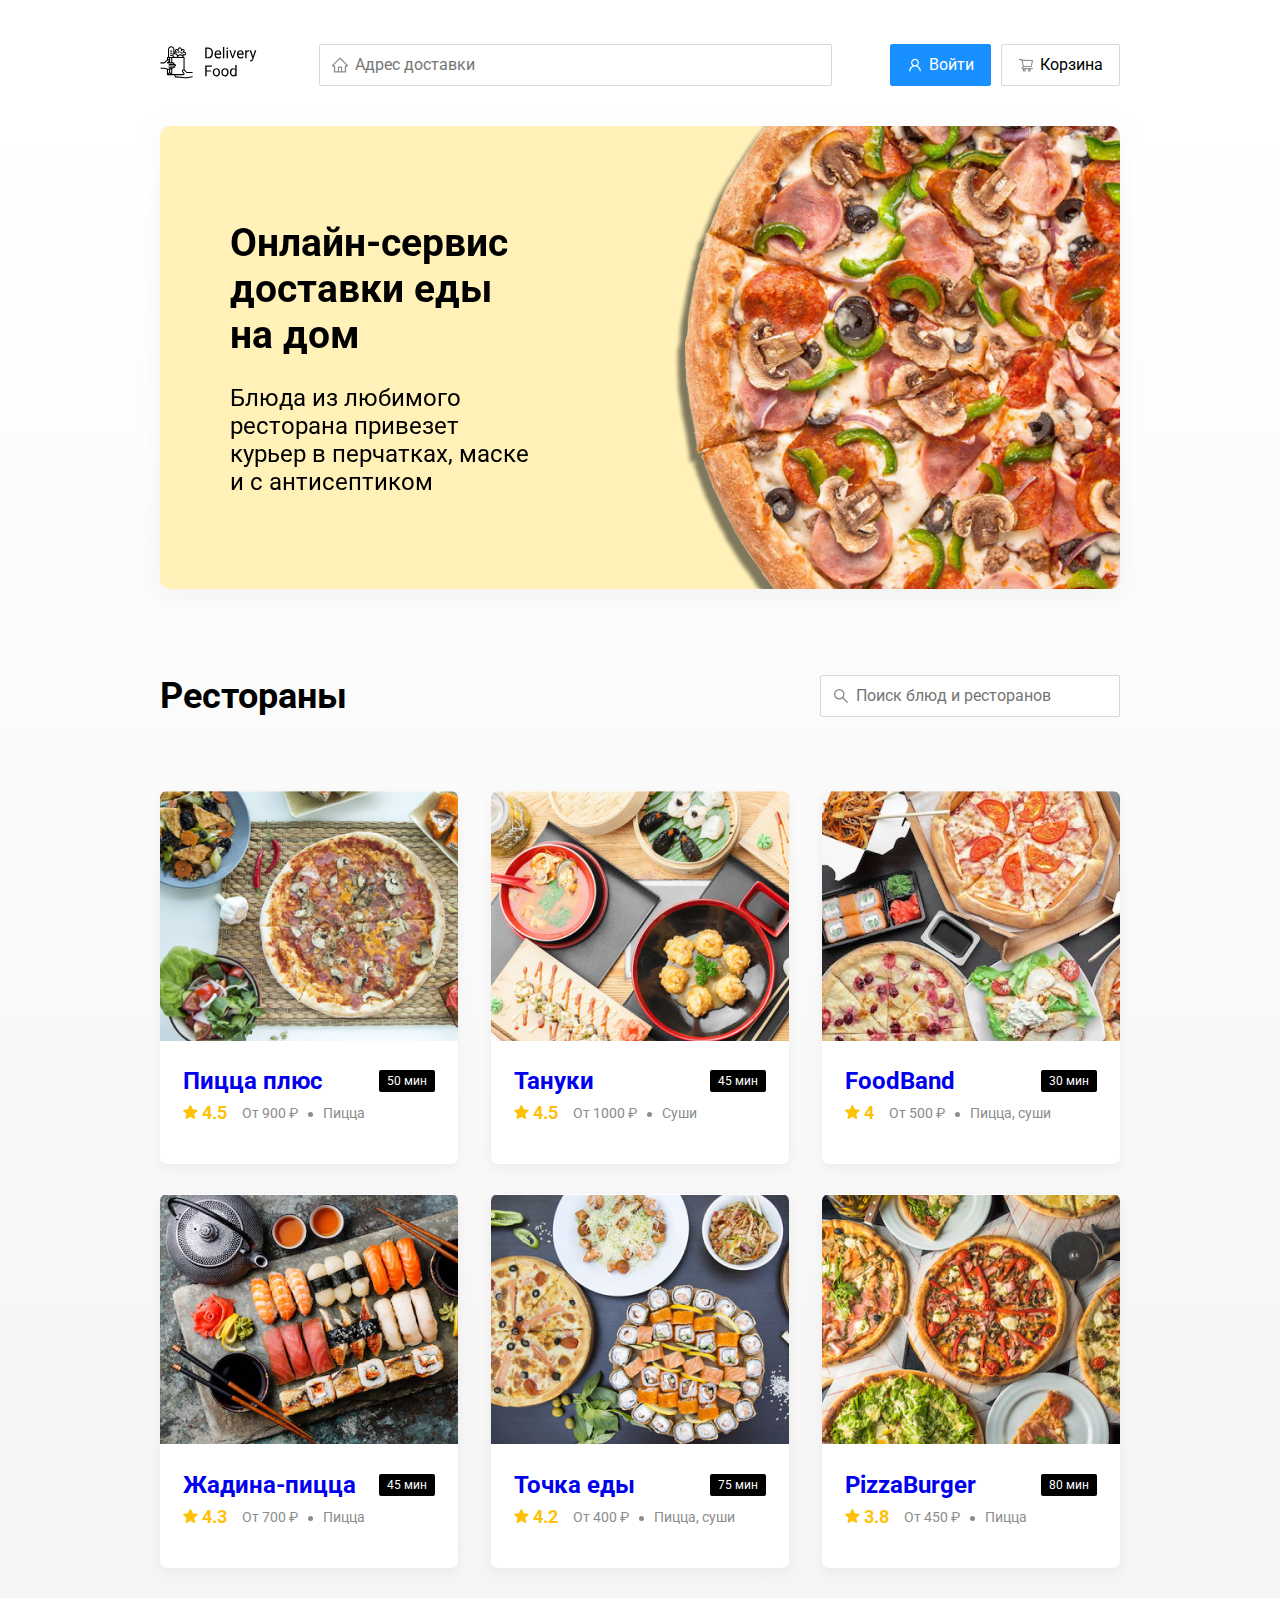
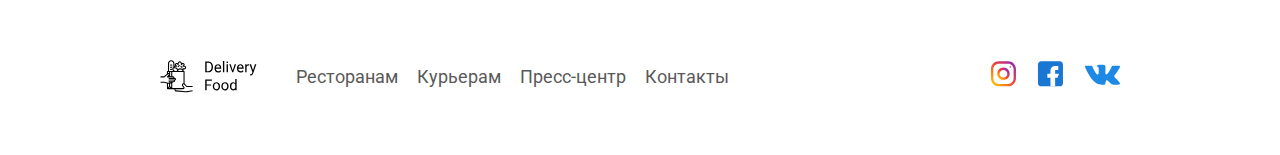
<file: index.html>
<!DOCTYPE html>
<html lang="ru">
<head>
    <meta charset="UTF-8" />
    <meta name="viewport" content="width=device-width, initial-scale=1.0" />
    <title>Delivery Food – доставка еды на дом</title>
    <link href="https://fonts.googleapis.com/css2?family=Roboto:wght@400;700&display=swap" rel="stylesheet">
    <link rel="stylesheet" href="./css/normalize.css">
    <link rel="stylesheet" href="./css/animate.css">
    <link rel="stylesheet" href="./css/style.css" />
    <script defer src="./js/wow.min.js"></script>
    <script defer src="./js/main.js"></script>
</head>
<body>
    <div class="container">
        <!-- Шапка сайта -->
        <header class="header">
            <!-- Логотип -->
            <a href="index.html" class="logo"><img src="./img/logo.svg" alt="Logo" /></a>
            <!-- Поле адреса -->
            <input type="text" class="input input-address" placeholder="Адрес доставки"/>
            <!-- Блок кнопок -->
            <div class="buttons">
                <button class="button button-primary">
                    <img src="./img/user.svg" alt="user" class="button-icon">
                    <span class="button-text">Войти</span>   
                </button>
                <button class="button" id="cart-button">
                    <img src="./img/shopping-cart.svg" alt="shopping cart" class="button-icon">
                    <span class="button-text">Корзина</span>  
                </button>
            </div>
        </header>
    </div>

    <main>
        <div class="container">
            <section class="promo">
                <h1 class="promo-title">Онлайн-сервис<br>доставки еды на дом</h1>
                <p class="promo-text">Блюда из любимого ресторана привезет курьер в перчатках, маске и с антисептиком</p>
            </section>

            <section class="restaurants">
                <div class="section-heading">
                    <h2 class="section-title">Рестораны</h2>
                    <input class="input input-search" placeholder="Поиск блюд и ресторанов" />
                </div>
                <div class="cards">
                    <a href="restaurant.html" class="card">
                        <img class="card-image" src="./img/image01.png" alt="">
                        <div class="card-text">
                            <div class="card-heading">
                                <h3 class="card-title">Пицца плюс</h3>
                                <span class="card-tag tag">50 мин</span>
                            </div>
                            <!-- /.card-heading -->
                            <div class="card-info">
                                <div class="rating">
                                    <img src="./img/rating.svg" alt="">
                                    4.5
                                </div>
                                <div class="price">От 900 ₽</div>
                                <div class="category">Пицца</div>
                            </div>
                            <!-- /.card-info -->
                        </div>
                    </a>
                    <!-- /.card -->

                    <a href="restaurant.html" class="card">
                        <img class="card-image" src="./img/image02.png" alt="">
                        <div class="card-text">
                            <div class="card-heading">
                                <h3 class="card-title">Тануки</h3>
                                <span class="card-tag tag">45 мин</span>
                            </div>
                            <!-- /.card-heading -->
                            <div class="card-info">
                                <div class="rating">
                                    <img src="./img/rating.svg" alt="">
                                    4.5
                                </div>
                                <div class="price">От 1000 ₽</div>
                                <div class="category">Суши</div>
                            </div>
                            <!-- /.card-info -->
                        </div>
                    </a>
                    <!-- /.card -->

                    <a href="restaurant.html" class="card">
                        <img class="card-image" src="./img/image03.png" alt="">
                        <div class="card-text">
                            <div class="card-heading">
                                <h3 class="card-title">FoodBand</h3>
                                <span class="card-tag tag">30 мин</span>
                            </div>
                            <!-- /.card-heading -->
                            <div class="card-info">
                                <div class="rating">
                                    <img src="./img/rating.svg" alt="">
                                    4
                                </div>
                                <div class="price">От 500 ₽</div>
                                <div class="category">Пицца, суши</div>
                            </div>
                            <!-- /.card-info -->
                        </div>
                    </a>
                    <!-- /.card -->

                    <a href="restaurant.html" class="card">
                        <img class="card-image" src="./img/image04.png" alt="">
                        <div class="card-text">
                            <div class="card-heading">
                                <h3 class="card-title">Жадина-пицца</h3>
                                <span class="card-tag tag">45 мин</span>
                            </div>
                            <!-- /.card-heading -->
                            <div class="card-info">
                                <div class="rating">
                                    <img src="./img/rating.svg" alt="">
                                    4.3
                                </div>
                                <div class="price">От 700 ₽</div>
                                <div class="category">Пицца</div>
                            </div>
                            <!-- /.card-info -->
                        </div>
                    </a>
                    <!-- /.card -->

                    <a href="restaurant.html" class="card">
                        <img class="card-image" src="./img/image05.png" alt="">
                        <div class="card-text">
                            <div class="card-heading">
                                <h3 class="card-title">Точка еды</h3>
                                <span class="card-tag tag">75 мин</span>
                            </div>
                            <!-- /.card-heading -->
                            <div class="card-info">
                                <div class="rating">
                                    <img src="./img/rating.svg" alt="">
                                    4.2
                                </div>
                                <div class="price">От 400 ₽</div>
                                <div class="category">Пицца, суши</div>
                            </div>
                            <!-- /.card-info -->
                        </div>
                    </a>
                    <!-- /.card -->

                    <a href="restaurant.html" class="card">
                        <img class="card-image" src="./img/image06.png" alt="">
                        <div class="card-text">
                            <div class="card-heading">
                                <h3 class="card-title">PizzaBurger</h3>
                                <span class="card-tag tag">80 мин</span>
                            </div>
                            <!-- /.card-heading -->
                            <div class="card-info">
                                <div class="rating">
                                    <img src="./img/rating.svg" alt="">
                                    3.8
                                </div>
                                <div class="price">От 450 ₽</div>
                                <div class="category">Пицца</div>
                            </div>
                            <!-- /.card-info -->
                        </div>
                    </a>
                    <!-- /.card -->
                </div>
            </section>
        </div>

        <div class="modal">
            <div class="modal-dialog">
                <div class="modal-header">
                    <h3 class="modal-title">Корзина</h3>
                    <button class="close">&times;</button>
                </div>
                <!-- /.modal-header -->
                <div class="modal-body">
                    <div class="food-row">
                        <span class="food-name">Ролл угорь стандарт</span>
                        <strong class="food-price">250₽</strong>
                        <div class="food-counter">
                            <button class="counter-button">-</button>
                            <span class="counter">1</span>
                            <button class="counter-button">+</button>
                        </div>
                    </div>
                    <div class="food-row">
                        <span class="food-name">Ролл угорь стандарт</span>
                        <strong class="food-price">250₽</strong>
                        <div class="food-counter">
                            <button class="counter-button">-</button>
                            <span class="counter">1</span>
                            <button class="counter-button">+</button>
                        </div>
                    </div>
                    <div class="food-row">
                        <span class="food-name">Ролл угорь стандарт</span>
                        <strong class="food-price">250₽</strong>
                        <div class="food-counter">
                            <button class="counter-button">-</button>
                            <span class="counter">1</span>
                            <button class="counter-button">+</button>
                        </div>
                    </div>
                    <div class="food-row">
                        <span class="food-name">Ролл угорь стандарт</span>
                        <strong class="food-price">250₽</strong>
                        <div class="food-counter">
                            <button class="counter-button">-</button>
                            <span class="counter">1</span>
                            <button class="counter-button">+</button>
                        </div>
                    </div>
                    <div class="food-row">
                        <span class="food-name">Ролл угорь стандарт</span>
                        <strong class="food-price">250₽</strong>
                        <div class="food-counter">
                            <button class="counter-button">-</button>
                            <span class="counter">1</span>
                            <button class="counter-button">+</button>
                        </div>
                    </div>
                </div>
                <!-- /.modal-body -->
                <div class="modal-footer">
                    <span class="modal-price-tag">1250 ₽</span>
                    <div class="footer-buttons">
                        <div class="button button-primary">Оформить заказ</div>
                        <div class="button" id="btn-close">Отмена</div>
                    </div>
                </div>
                <!-- /.modal-footer -->
            </div>
        </div>

    </main>
    <footer class="footer">
        <div class="container">
            <div class="footer-block">
                <img src="img/logo.svg" alt="" class="logo footer-logo">
                <nav class="footer-nav">
                    <a href="#" class="footer-link">Ресторанам</a>
                    <a href="#" class="footer-link">Курьерам</a>
                    <a href="#" class="footer-link">Пресс-центр</a>
                    <a href="#" class="footer-link">Контакты</a>
                </nav>
                <div class="social-links">
                    <a href="#" class="social-link"><img src="./img/instagram.svg" alt=""></a>
                    <a href="#" class="social-link"><img src="./img/facebook.svg" alt=""></a>
                    <a href="#" class="social-link"><img src="./img/vk.svg" alt=""></a>
                </div>
            </div>
        </div>
    </footer>
</body>
</html>
</file>
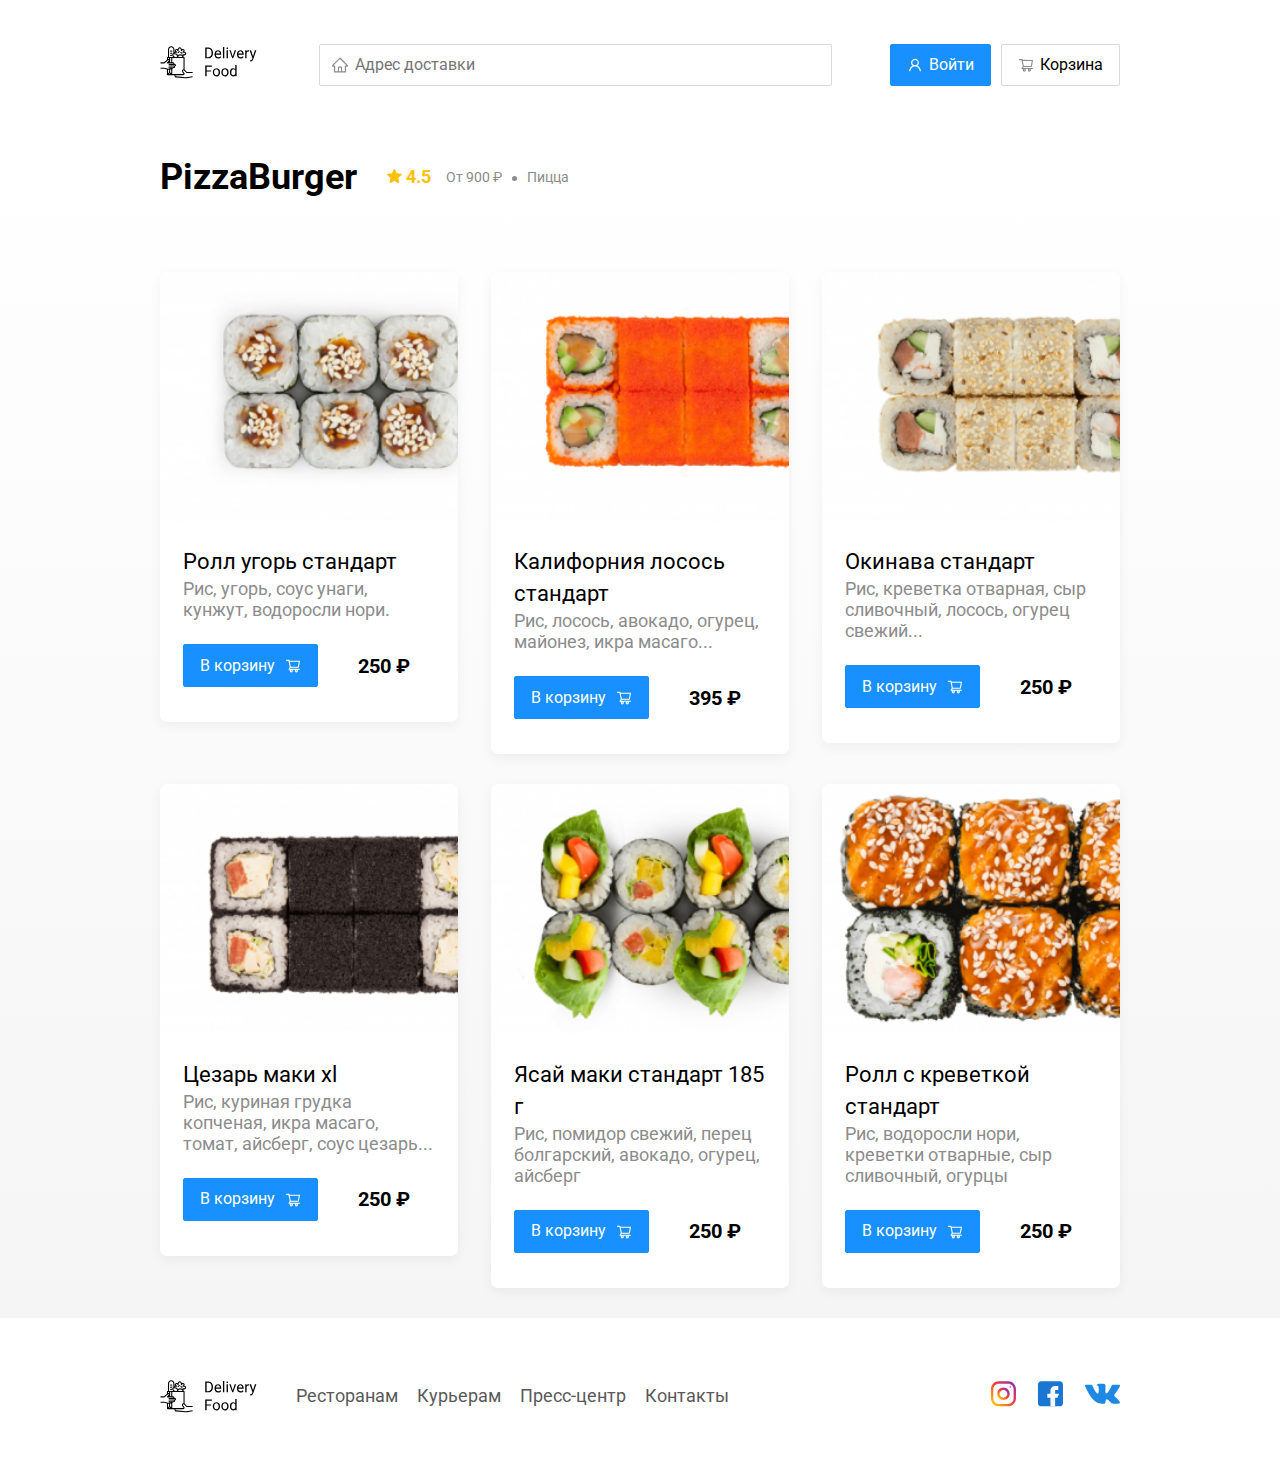
<file: restaurant.html>
<!DOCTYPE html>
<html lang="ru">
<head>
    <meta charset="UTF-8" />
    <meta name="viewport" content="width=device-width, initial-scale=1.0" />
    <title>Delivery Food – доставка еды на дом</title>
    <link href="https://fonts.googleapis.com/css2?family=Roboto:wght@400;700&display=swap" rel="stylesheet">
    <link rel="stylesheet" href="./css/normalize.css">
    <link rel="stylesheet" href="./css/animate.css">
    <link rel="stylesheet" href="./css/style.css" />
    <script defer src="./js/wow.min.js"></script>
    <script defer src="./js/main.js"></script>
</head>
<body>
    <div class="container">
        <!-- Шапка сайта -->
        <header class="header">
            <!-- Логотип -->
            <a href="index.html" class="logo"><img src="./img/logo.svg" alt="Logo"/></a>
            <!-- Поле адреса -->
            <input type="text" class="input input-address" placeholder="Адрес доставки"/>
            <!-- Блок кнопок -->
            <div class="buttons">
                <button class="button button-primary">
                    <img src="./img/user.svg" alt="user" class="button-icon">
                    <span class="button-text">Войти</span>   
                </button>
                <button class="button" id="cart-button">
                    <img src="./img/shopping-cart.svg" alt="shopping cart" class="button-icon">
                    <span class="button-text">Корзина</span>  
                </button>
            </div>
        </header>
    </div>

    <main>
        <div class="container">

            <section class="restaurants">
                <div class="section-heading">
                    <h2 class="section-title">PizzaBurger</h2>
                    <div class="rating">
                        <img src="./img/rating.svg" alt="">
                        4.5
                    </div>
                    <div class="price">От 900 ₽</div>
                    <div class="category">Пицца</div>
                </div>
                <div class="cards">
                    <div class="card">
                        <img class="card-image" src="./img/sushi01.png" alt="">
                        <div class="card-text">
                            <div class="card-heading">
                                <h3 class="card-title card-title-reg">Ролл угорь стандарт</h3>
                            </div>
                            <!-- /.card-heading -->
                            <div class="restaurant-card-info">
                                <div class="ingredients">Рис, угорь, соус унаги, кунжут, водоросли нори.</div>
                            </div>
                            <!-- /.card-info -->
                            <div class="card-buttons">
                                <button class="button button-primary">
                                    <span class="button-card-text">В корзину</span>
                                    <img src="./img/shopping-cart2.svg" alt="shopping-cart" class="button-cart-image">
                                </button>
                                <div class="card-price-bold"><strong>250 ₽</strong></div>
                            </div>
                        </div>
                    </div>
                    <!-- /.card -->

                    <div class="card">
                        <img class="card-image" src="./img/sushi02.png" alt="">
                        <div class="card-text">
                            <div class="card-heading">
                                <h3 class="card-title card-title-reg">Калифорния лосось стандарт</h3>
                            </div>
                            <!-- /.card-heading -->
                            <div class="restaurant-card-info">
                                <div class="ingredients">Рис, лосось, авокадо, огурец, майонез, икра масаго...</div>
                            </div>
                            <!-- /.card-info -->
                            <div class="card-buttons">
                                <button class="button button-primary">
                                    <span class="button-card-text">В корзину</span>
                                    <img src="./img/shopping-cart2.svg" alt="shopping-cart" class="button-cart-image">
                                </button>
                                <div class="card-price-bold"><strong>395 ₽</strong></div>
                            </div>
                        </div>
                    </div>
                    <!-- /.card -->

                    <div class="card">
                        <img class="card-image" src="./img/sushi03.png" alt="">
                        <div class="card-text">
                            <div class="card-heading">
                                <h3 class="card-title card-title-reg">Окинава стандарт</h3>
                            </div>
                            <!-- /.card-heading -->
                            <div class="restaurant-card-info">
                                <div class="ingredients"> Рис, креветка отварная, сыр сливочный, лосось, огурец свежий...</div>
                            </div>
                            <!-- /.card-info -->
                            <div class="card-buttons">
                                <button class="button button-primary">
                                    <span class="button-card-text">В корзину</span>
                                    <img src="./img/shopping-cart2.svg" alt="shopping-cart" class="button-cart-image">
                                </button>
                                <div class="card-price-bold"><strong>250 ₽</strong></div>
                            </div>
                        </div>
                    </div>
                    <!-- /.card -->

                    <div class="card">
                        <img class="card-image" src="./img/sushi04.png" alt="">
                        <div class="card-text">
                            <div class="card-heading">
                                <h3 class="card-title card-title-reg">Цезарь маки хl</h3>
                            </div>
                            <!-- /.card-heading -->
                            <div class="restaurant-card-info">
                                <div class="ingredients">Рис, куриная грудка копченая, икра масаго, томат, айсберг, соус цезарь...</div>
                            </div>
                            <!-- /.card-info -->
                            <div class="card-buttons">
                                <button class="button button-primary">
                                    <span class="button-card-text">В корзину</span>
                                    <img src="./img/shopping-cart2.svg" alt="shopping-cart" class="button-cart-image">
                                </button>
                                <div class="card-price-bold"><strong>250 ₽</strong></div>
                            </div>
                        </div>
                    </div>
                    <!-- /.card -->

                    <div class="card">
                        <img class="card-image" src="./img/sushi05.png" alt="">
                        <div class="card-text">
                            <div class="card-heading">
                                <h3 class="card-title card-title-reg">Ясай маки стандарт 185 г</h3>
                            </div>
                            <!-- /.card-heading -->
                            <div class="restaurant-card-info">
                                <div class="ingredients">Рис, помидор свежий, перец болгарский, авокадо, огурец, айсберг</div>
                            </div>
                            <!-- /.card-info -->
                            <div class="card-buttons">
                                <button class="button button-primary">
                                    <span class="button-card-text">В корзину</span>
                                    <img src="./img/shopping-cart2.svg" alt="shopping-cart" class="button-cart-image">
                                </button>
                                <div class="card-price-bold"><strong>250 ₽</strong></div>
                            </div>
                        </div>
                    </div>
                    <!-- /.card -->

                    <div class="card">
                        <img class="card-image" src="./img/sushi06.png" alt="">
                        <div class="card-text">
                            <div class="card-heading">
                                <h3 class="card-title card-title-reg">Ролл с креветкой стандарт</h3>
                            </div>
                            <!-- /.card-heading -->
                            <div class="restaurant-card-info">
                                <div class="ingredients">Рис, водоросли нори, креветки отварные, сыр сливочный, огурцы</div>
                            </div>
                            <!-- /.card-info -->
                            <div class="card-buttons">
                                <button class="button button-primary">
                                    <span class="button-card-text">В корзину</span>
                                    <img src="./img/shopping-cart2.svg" alt="shopping-cart" class="button-cart-image">
                                </button>
                                <div class="card-price-bold"><strong>250 ₽</strong></div>
                            </div>
                        </div>
                    </div>
                    <!-- /.card -->
                    
                </div>
            </section>
        </div>
    </main>
    <footer class="footer">
        <div class="container">
            <div class="footer-block">
                <img src="img/logo.svg" alt="" class="logo footer-logo">
                <nav class="footer-nav">
                    <a href="#" class="footer-link">Ресторанам</a>
                    <a href="#" class="footer-link">Курьерам</a>
                    <a href="#" class="footer-link">Пресс-центр</a>
                    <a href="#" class="footer-link">Контакты</a>
                </nav>
                <div class="social-links">
                    <a href="#" class="social-link"><img src="./img/instagram.svg" alt=""></a>
                    <a href="#" class="social-link"><img src="./img/facebook.svg" alt=""></a>
                    <a href="#" class="social-link"><img src="./img/vk.svg" alt=""></a>
                </div>
            </div>
        </div>
    </footer>

    <div class="modal">
        <div class="modal-dialog">
            <div class="modal-header">
                <h3 class="modal-title">Корзина</h3>
                <button class="close">&times;</button>
            </div>
            <!-- /.modal-header -->
            <div class="modal-body">
                <div class="food-row">
                    <span class="food-name">Ролл угорь стандарт</span>
                    <strong class="food-price">250₽</strong>
                    <div class="food-counter">
                        <button class="counter-button">-</button>
                        <span class="counter">1</span>
                        <button class="counter-button">+</button>
                    </div>
                </div>
                <div class="food-row">
                    <span class="food-name">Ролл угорь стандарт</span>
                    <strong class="food-price">250₽</strong>
                    <div class="food-counter">
                        <button class="counter-button">-</button>
                        <span class="counter">1</span>
                        <button class="counter-button">+</button>
                    </div>
                </div>
                <div class="food-row">
                    <span class="food-name">Ролл угорь стандарт</span>
                    <strong class="food-price">250₽</strong>
                    <div class="food-counter">
                        <button class="counter-button">-</button>
                        <span class="counter">1</span>
                        <button class="counter-button">+</button>
                    </div>
                </div>
                <div class="food-row">
                    <span class="food-name">Ролл угорь стандарт</span>
                    <strong class="food-price">250₽</strong>
                    <div class="food-counter">
                        <button class="counter-button">-</button>
                        <span class="counter">1</span>
                        <button class="counter-button">+</button>
                    </div>
                </div>
                <div class="food-row">
                    <span class="food-name">Ролл угорь стандарт</span>
                    <strong class="food-price">250₽</strong>
                    <div class="food-counter">
                        <button class="counter-button">-</button>
                        <span class="counter">1</span>
                        <button class="counter-button">+</button>
                    </div>
                </div>
            </div>
            <!-- /.modal-body -->
            <div class="modal-footer">
                <span class="modal-price-tag">1250 ₽</span>
                <div class="footer-buttons">
                    <div class="button button-primary">Оформить заказ</div>
                    <div class="button" id="btn-close">Отмена</div>
                </div>
            </div>
            <!-- /.modal-footer -->
        </div>
    </div>

</body>
</html>
</file>
<file: css/style.css>
* {
    box-sizing: border-box;
}

body {
    font-family: 'Roboto', sans-serif;
    font-weight: 400;
    padding-top: 44px;
}

/* Header */

.container {
    max-width: 1200px;
    margin: auto;
}

.header {
    display: flex;
    align-items: center;
    justify-content: space-between;
    margin-bottom: 40px;
}

.input {
    background: #FFFFFF;
    border: 1px solid #D9D9D9;
    border-radius: 2px;
    font-size: 16px;
    line-height: 24px;
    padding: 8px;
    padding-left: 35px;
    background-repeat: no-repeat;
    background-position: left 11px center;
}

.input-address {
    flex: 0.8;
    background-image: url(../img/home.svg);
}

.buttons {
    display: flex;
    align-items: center;
}

.button {
    display: flex;
    align-items: center;
    padding: 8px 16px;
    background: #FFFFFF;
    border: 1px solid #D9D9D9;
    box-sizing: border-box;
    box-shadow: 0px 0px 2px rgba(0, 0, 0, 0.0015);
    border-radius: 2px;
    font-size: 16px;
    line-height: 24px;
    vertical-align: middle;
}

.button-primary {
    background: #1890FF;
    border: 1px solid #1890FF;
    color: #fff;
    margin-right: 10px;
}

.button-icon {
    margin-right: 6px;
}

.button-card-text {
    margin-right: 10px;
}



/* Section Promo */
.promo {
    filter: drop-shadow(0px 7px 12px rgba(158, 158, 163, 0.1));
    background: #FFF1B8 url(../img/promo-image.png) no-repeat top -150px right -200px / 800px;  /* / ширина */
    border-radius: 10px;
    padding: 68px 590px 69px 70px;
    margin-bottom: 56px;
}

.promo-text {
    max-width: 538px;
    font-style: normal;
    font-weight: normal;
    font-size: 24px;
    line-height: 28px;
}

.promo-title {
    font-style: normal;
    font-weight: bold;
    font-size: 39px;
    line-height: 46px;
}

.section-heading {
    display: flex;
    align-items: center;
    margin-bottom: 44px;
}

.section-title {
    font-style: normal;
    font-weight: bold;
    font-size: 36px;
    line-height: 42px;
    margin-right: 30px;
}

.input-search {
    width: 300px;
    background-image: url(../img/search.svg);
    margin-left: auto;
}

.cards {
    display: flex;
    justify-content: space-between;
    flex-wrap: wrap;
    align-items: flex-start;
}

.card {
    background: #FFFFFF;
    box-shadow: 0px 4px 12px rgba(0, 0, 0, 0.05);
    border-radius: 7px;
    overflow: hidden; /* скругляет все, что за карточкой*/
    margin-bottom: 30px;
    flex-basis: 31%;
    text-decoration: none;
}

.card-image {
    width: 384px;
    height: 250px;
    object-fit: cover;
}

.card-text {
    padding: 20px 23px 35px 23px;
}

.card-heading {
    display: flex;
    align-items: center;
    justify-content: space-between;
}

.card-title {
    margin: 0;
    font-style: normal;
    font-weight: bold;
    font-size: 24px;
    line-height: 32px;
}

.card-title-reg {
    font-weight: 400;
    font-style: normal;
    font-size: 22px;
    line-height: 32px;
}

.card-tag {
    font-style: normal;
    font-weight: normal;
    font-size: 12px;
    line-height: 20px;
    color: #fff;
    border-radius: 2px;
    background-color: #000;
    padding: 1px 8px;
}

.card-info {
    display: flex;
    align-items: center;
    flex-wrap: wrap; 
}

.restaurant-card-info {
    display: flex;
    align-items: center;
    flex-wrap: wrap; 
    margin-bottom: 24px;  
}

.card-buttons {
    display: flex;
    align-items: center
}

.card-price-bold {
    font-size: 20px;
    line-height: 32px;
    color: #000;
    margin-left: 30px;
}

.rating {
    margin-right: 26px;
    color: rgba(255, 193, 7, 1);
    font-style: normal;
    font-weight: bold;
    font-size: 18px;
    line-height: 32px;
}

.price, .category {
    font-style: normal;
    font-weight: normal;
    font-size: 18px;
    line-height: 32px;
    color: #8C8C8C;
}

.price {
    margin-right: 10px;
}

.category {
    text-overflow: ellipsis;
    overflow: hidden;
    white-space: nowrap;
    max-width: 150px;
}

.ingredients {
    color: #8C8C8C;
    font-size: 18px;
    line-height: 21px;
}

.price:after {
    content: "";
    width: 5px;
    height: 5px;
    background-color: #8C8C8C;
    display: inline-block;
    vertical-align: middle;
    border-radius: 50%;
    margin-left: 10px;
}

main {
    background: linear-gradient(180deg, rgba(245, 245, 245, 0) 1.04%, #F5F5F5 100%);
}

footer {
    padding: 60px 0;
}

.footer-block {
    display: flex;
    align-items: center;
    justify-content: space-between;
}

.footer-link {
    display: inline-block;
    color: #595959;
    text-decoration: none;
    font-style: normal;
    font-weight: normal;
    font-size: 18px;
    line-height: 21px;
}

.footer-link:not(:last-child) {
    margin-right: 15px;
}

.footer-nav {
    margin-right: auto;
    margin-left: 35px;
}

.social-links {
    display: flex;
    align-items: center;
}

.social-link:not(:last-child) {
    margin-right: 21px;
}

.modal {
    position: fixed; 
    left: 0;
    top: 0;
    width: 100%;
    height: 100%;
    background: rgba(0, 0, 0, 0.4);
    display: none;
}

.is-open {
    display: flex;
}

.modal-dialog {
    max-width: 780px;
    width: 95%;
    background: #FFFFFF;
    border-radius: 5px;
    margin: auto;
    padding: 40px 45px;
}

.modal-header {
    display: flex;
    align-items: center;
    justify-content: space-between;
    margin-bottom: 45px;
}

.modal-title {  
    margin: 0;
    font-family: Roboto;
    font-style: normal;
    font-weight: bold;
    font-size: 36px;
    line-height: 42px;
}

.modal-body {
    margin-bottom: 52px;
}

.close {
    font-size: 36px;
    border: none;
    background-color: transparent;
}

.food-row {
    display: flex;
    align-items: flex-start;
    justify-content: space-between;
    padding-bottom: 8px;
    border-bottom: 1px solid #D9D9D9;
    margin-bottom: 15px;
}

.food-name {
    font-weight: normal;
    font-size: 18px;
    line-height: 32px; 
}

.food-price {
    margin-left: auto;
    margin-right: 47px;
    font-weight: bold;
    font-size: 20px;
    line-height: 32px;
}

.food-counter {
    display: flex;
    justify-content: space-between;
    align-items: center;
}

.counter-button {
    background: #FFFFFF;
    border: 1px solid #40A9FF;
    box-sizing: border-box;
    border-radius: 2px;
    width: 49px;
    height: 32px;
    display: flex;
    align-items: center;
    justify-content: center;
    font-weight: normal;
    font-size: 14px;
    line-height: 22px;
    color: #40A9FF;

}

.counter {
    font-style: normal;
    font-weight: normal;
    font-size: 16px;
    line-height: 24px;
    margin: 0px 10px;
}

.modal-footer {
    display: flex;
    align-items: center;
    justify-content: space-between;
}

.footer-buttons {
    display: flex;
    justify-content: space-between;
}

.modal-price-tag {
    background: #262626;
    border-radius: 5px;
    color: #FFF;
    padding: 15px 20px;
    font-size: 20px;
    line-height: 23px;
}

/* media */

@media (max-width: 1366px) {
    .container {
        max-width: 960px;
    }
    .promo {
        background-size: 750px;
        background-position: center right -300px;
    }
    .rating {
        margin-right: 15px;
    }
    .category, .price {
        font-size: 14px;
    }
}

@media (max-width: 992px) {
    .container {
        max-width: 750px;
    }
    .promo {
        padding: 50px;
        background-size: 500px;
        background-position: center right -200px;
    }
    .promo-text {
        font-size: 18px;
        max-width: 400px;
    }
    .card {
        flex-basis: 49%;
    }
    .footer-link {
        font-size: 16px;
    }
}

@media (max-width: 768px) {
    .container {
        max-width: 560px;
    }
    .card-info {
        flex-wrap: wrap;
    }
    .card .rating {
        flex-basis: 100%;
    }
    .card-title {
        font-size: 18px;
    }
    .promo {
        background-size: 400px;
        background-position: bottom 50px right -200px;
    }
    .promo-title {
        font-size: 24px;
        line-height: 1.4;
    }
    .promo-text {
        margin-top: 0;
    }
}

@media (max-width: 578px) {
    .container {
        width: 90%;
    }
    .header {
        flex-wrap: wrap;
    }
    .input-address {
        order: 5; /* по счету 5*/
        margin-top: 15px;
        flex: 1px; /* растянуть ан всю ширину*/
    }
    .promo {
        background-image: none;
    }
    .promo-title {
        margin-bottom: 10px;
    }
    .section-title {
        font-size: 20px;
    }
    .card {
        flex-basis: 100%;
    }
    .card-image {
        width: 100%;
    }
    .footer-nav {
        margin-left: 0;
        margin-right: 0;
        order: 0;
        flex-direction: column;
    }
    .footer-logo {
        margin-right: 15px;
        order: 1;
    }
    .social-links {
        order: 2;
    }
    .footer-block {
        align-items: flex-start;
        justify-content: space-between;
    }
    .footer {
        padding: 30px 0;
    }
}

@media (max-width: 480px) {
    .footer-block {
        flex-wrap: wrap;
        flex-direction: column;
        align-items: center;
    }
    .footer-logo {
        order: 0;
        margin-bottom: 20px;
    }
    .footer-nav {
        margin-bottom: 20px;
        text-align: center;
    }
    .footer-link:not(:last-child) {
        margin-right: 0;
    }
    .section-heading {
        flex-wrap: wrap;
    }
    .promo {
        padding: 20px;
    }
    .button-text {
        display: none;
    }
    .button {
        min-height: 40px;
    }
    .button-icon {
        margin: 0;
    }
}
</file>
